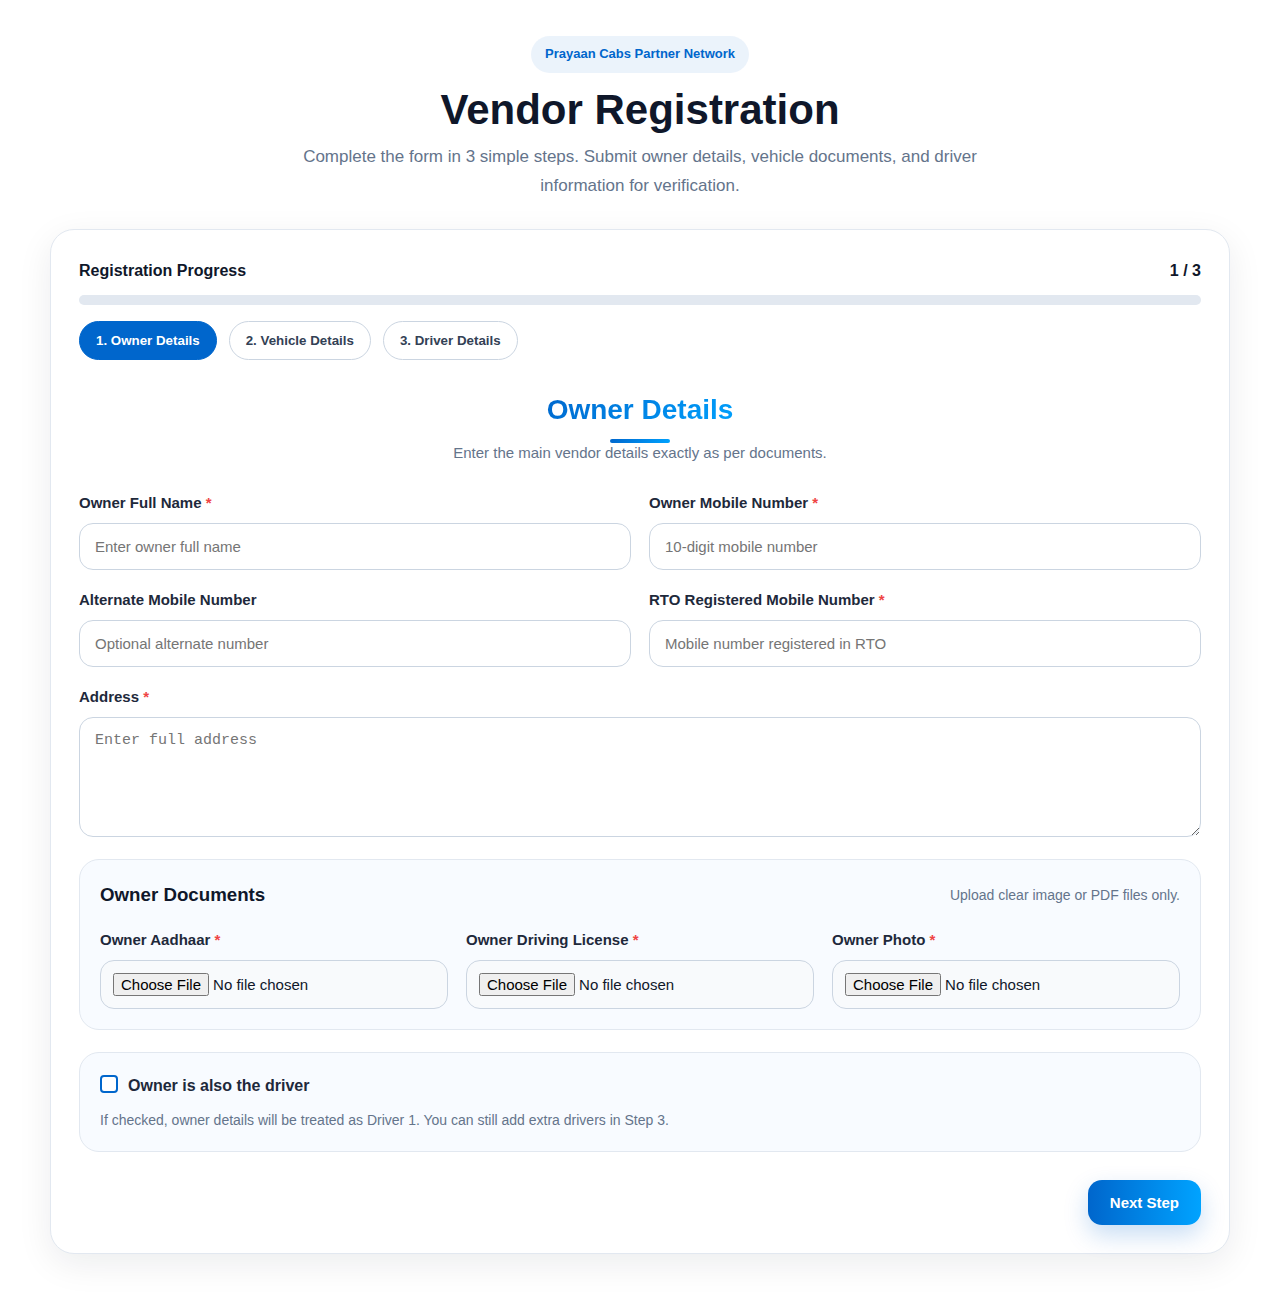
<file: vendor.html>
<!DOCTYPE html>
<html lang="en">
<head>
  <meta charset="UTF-8" />
  <meta name="viewport" content="width=device-width, initial-scale=1.0" />
  <title>Vendor Registration - Prayaan Cabs</title>
  <link rel="stylesheet" href="style.css" />
</head>
<body>
  <main class="page-shell">
    <section class="hero">
      <div class="hero-badge">Prayaan Cabs Partner Network</div>
      <h1>Vendor Registration</h1>
      <p class="hero-text">
        Complete the form in 3 simple steps. Submit owner details, vehicle documents, and driver information for verification.
      </p>
    </section>

    <section class="registration-card">
      <div class="progress-wrap">
        <div class="progress-top">
          <p class="progress-label">Registration Progress</p>
          <p class="progress-count"><span id="currentStepText">1</span> / 3</p>
        </div>

        <div class="progressbar">
          <div class="progressbar-fill" id="progressFill"></div>
        </div>

        <div class="stepper">
          <button type="button" class="step-pill active" data-step="1">1. Owner Details</button>
          <button type="button" class="step-pill" data-step="2">2. Vehicle Details</button>
          <button type="button" class="step-pill" data-step="3">3. Driver Details</button>
        </div>
      </div>

      <form id="vendorForm" class="vendor-form" novalidate>
        <input type="hidden" id="ownerIsDriverValue" name="owner_is_driver_value" value="no" />

        <section class="form-step active" data-step="1">
          <div class="section-header">
            <div>
              <h2>Owner Details</h2>
              <p>Enter the main vendor details exactly as per documents.</p>
            </div>
          </div>

          <div class="form-grid two-col">
            <div class="field-group">
              <label for="ownerName">Owner Full Name <span>*</span></label>
              <input type="text" id="ownerName" name="owner_name" placeholder="Enter owner full name" required />
            </div>

            <div class="field-group">
              <label for="ownerMobile">Owner Mobile Number <span>*</span></label>
              <input type="tel" id="ownerMobile" name="owner_mobile" placeholder="10-digit mobile number" maxlength="10" required />
            </div>

            <div class="field-group">
              <label for="alternateMobile">Alternate Mobile Number</label>
              <input type="tel" id="alternateMobile" name="alternate_mobile" placeholder="Optional alternate number" maxlength="10" />
            </div>

            <div class="field-group">
              <label for="rtoMobile">RTO Registered Mobile Number <span>*</span></label>
              <input type="tel" id="rtoMobile" name="rto_mobile" placeholder="Mobile number registered in RTO" maxlength="10" required />
            </div>

            <div class="field-group full-width">
              <label for="ownerAddress">Address <span>*</span></label>
              <textarea id="ownerAddress" name="owner_address" rows="4" placeholder="Enter full address" required></textarea>
            </div>
          </div>

          <div class="subcard">
            <div class="subcard-head">
              <h3>Owner Documents</h3>
              <p>Upload clear image or PDF files only.</p>
            </div>

            <div class="form-grid three-col">
              <div class="field-group">
                <label for="ownerAadhaar">Owner Aadhaar <span>*</span></label>
                <input type="file" id="ownerAadhaar" name="owner_aadhaar" accept=".jpg,.jpeg,.png,.pdf" />
              </div>

              <div class="field-group">
                <label for="ownerLicense">Owner Driving License <span>*</span></label>
                <input type="file" id="ownerLicense" name="owner_license" accept=".jpg,.jpeg,.png,.pdf" />
              </div>

              <div class="field-group">
                <label for="ownerPhoto">Owner Photo <span>*</span></label>
                <input type="file" id="ownerPhoto" name="owner_photo" accept=".jpg,.jpeg,.png" />
              </div>
            </div>
          </div>

          <div class="owner-driver-box">
            <label class="checkbox-row">
              <input type="checkbox" id="ownerIsDriver" />
              <span>Owner is also the driver</span>
            </label>
            <p class="helper-text">
              If checked, owner details will be treated as Driver 1. You can still add extra drivers in Step 3.
            </p>
          </div>

          <div class="form-actions align-end">
            <button type="button" class="btn btn-primary" onclick="nextStep()">Next Step</button>
          </div>
        </section>

        <section class="form-step" data-step="2">
          <div class="section-header">
            <div>
              <h2>Vehicle Details</h2>
              <p>Add one or more vehicles. Each vehicle gets stored in a separate folder.</p>
            </div>
          </div>

          <div id="vehiclesContainer"></div>

          <div class="inline-actions">
            <button type="button" class="btn btn-secondary" onclick="addVehicleCard()">+ Add Another Vehicle</button>
          </div>

          <div class="form-actions">
            <button type="button" class="btn btn-light" onclick="prevStep()">Previous</button>
            <button type="button" class="btn btn-primary" onclick="nextStep()">Next Step</button>
          </div>
        </section>

        <section class="form-step" data-step="3">
          <div class="section-header">
            <div>
              <h2>Driver Details</h2>
              <p>Add driver details. If owner is also driver, owner details will be saved as Driver 1 and you can still add more drivers below.</p>
            </div>
          </div>

          <div id="ownerDriverNotice" class="info-box hidden">
            Owner details will be used as <strong>Driver 1</strong>. You can still add additional drivers below if needed.
          </div>

          <div id="driversContainer"></div>

          <div class="inline-actions" id="addDriverButtonWrap">
            <button type="button" class="btn btn-secondary" onclick="addDriverCard()">+ Add Another Driver</button>
          </div>

          <div class="declaration-box">
            <label class="checkbox-row">
              <input type="checkbox" id="declaration1" required />
              <span>I confirm that all submitted details and documents are correct.</span>
            </label>
            <label class="checkbox-row">
              <input type="checkbox" id="declaration2" required />
              <span>I agree to be contacted by the Prayaan Cabs verification team.</span>
            </label>
          </div>

          <div class="form-actions">
            <button type="button" class="btn btn-light" onclick="prevStep()">Previous</button>
            <button type="submit" class="btn btn-primary">Submit Registration</button>
          </div>
        </section>
      </form>

      <div id="successMessage" class="success-box hidden">
        <h3>Successfully submitted</h3>
        <p>Our verification team will contact you within 24 hours.</p>
      </div>
    </section>
  </main>

  <script>
    let currentStep = 1;
    let vehicleCount = 0;
    let driverCount = 0;

    const SCRIPT_URL = "https://script.google.com/macros/s/AKfycbzNScIgUDCs3mv3CrBWcYP4Nj47ht3JodiMfg5_rQH9KSn4svkNOzVZweE8lt84aEjpew/exec";

    const stepEls = () => document.querySelectorAll('.form-step');
    const stepPills = () => document.querySelectorAll('.step-pill');

    function updateProgress() {
      const progressFill = document.getElementById('progressFill');
      const currentStepText = document.getElementById('currentStepText');
      const width = ((currentStep - 1) / 2) * 100;

      progressFill.style.width = width + '%';
      currentStepText.textContent = currentStep;

      stepEls().forEach(step => {
        step.classList.toggle('active', Number(step.dataset.step) === currentStep);
      });

      stepPills().forEach(pill => {
        const stepNum = Number(pill.dataset.step);
        pill.classList.toggle('active', stepNum === currentStep);
        pill.classList.toggle('done', stepNum < currentStep);
      });

      window.scrollTo({ top: 0, behavior: 'smooth' });
    }

    function validateStep(stepNumber) {
      const step = document.querySelector('.form-step[data-step="' + stepNumber + '"]');
      const requiredFields = step.querySelectorAll('[required]');

      for (const field of requiredFields) {
        if (field.type === 'checkbox') {
          if (!field.checked) {
            field.focus();
            field.reportValidity();
            return false;
          }
        } else if (!field.value) {
          field.focus();
          field.reportValidity();
          return false;
        }
      }

      return true;
    }

    function nextStep() {
      if (!validateStep(currentStep)) return;
      if (currentStep < 3) {
        currentStep += 1;
        updateProgress();
      }
    }

    function prevStep() {
      if (currentStep > 1) {
        currentStep -= 1;
        updateProgress();
      }
    }

    function removeCard(button) {
      button.closest('.repeat-card').remove();
    }

    function addVehicleCard() {
      vehicleCount += 1;
      const container = document.getElementById('vehiclesContainer');
      const card = document.createElement('div');
      card.className = 'repeat-card';
      card.innerHTML = `
        <div class="repeat-head">
          <h3>Vehicle ${vehicleCount}</h3>
          ${vehicleCount > 1 ? `<button type="button" class="remove-link" onclick="removeCard(this)">Remove</button>` : ''}
        </div>

        <div class="form-grid two-col">
          <div class="field-group">
            <label>Vehicle Number <span>*</span></label>
            <input type="text" name="vehicle_number_${vehicleCount}" placeholder="Enter vehicle number" required />
          </div>

          <div class="field-group">
            <label>Vehicle Category <span>*</span></label>
            <select name="vehicle_category_${vehicleCount}" required>
              <option value="">Select category</option>
              <option>Sedan</option>
              <option>Ertiga</option>
              <option>Xylo</option>
              <option>Innova Crysta</option>
              <option>Hycross</option>
              <option>Fortuner</option>
              <option>Tempo Traveller (12+1)</option>
              <option>Tempo Traveller (14+1)</option>
              <option>Tempo Traveller (18+1)</option>
              <option>Urbania</option>
            </select>
          </div>

          <div class="field-group">
            <label>Insurance Expiry Date <span>*</span></label>
            <input type="date" name="insurance_expiry_${vehicleCount}" required />
          </div>

          <div class="field-group">
            <label>Permit Expiry Date <span>*</span></label>
            <input type="date" name="permit_expiry_${vehicleCount}" required />
          </div>

          <div class="field-group">
            <label>Fitness Expiry Date <span>*</span></label>
            <input type="date" name="fitness_expiry_${vehicleCount}" required />
          </div>
        </div>

        <div class="subcard compact">
          <div class="subcard-head"><h4>Vehicle Documents</h4></div>
          <div class="form-grid two-col">
            <div class="field-group">
              <label>RC</label>
              <input type="file" name="vehicle_rc_${vehicleCount}" accept=".jpg,.jpeg,.png,.pdf" />
            </div>
            <div class="field-group">
              <label>Insurance</label>
              <input type="file" name="vehicle_insurance_${vehicleCount}" accept=".jpg,.jpeg,.png,.pdf" />
            </div>
            <div class="field-group">
              <label>Permit</label>
              <input type="file" name="vehicle_permit_${vehicleCount}" accept=".jpg,.jpeg,.png,.pdf" />
            </div>
            <div class="field-group">
              <label>Fitness</label>
              <input type="file" name="vehicle_fitness_${vehicleCount}" accept=".jpg,.jpeg,.png,.pdf" />
            </div>
          </div>
        </div>

        <div class="subcard compact">
          <div class="subcard-head"><h4>Vehicle Photos</h4></div>
          <div class="form-grid three-col">
            <div class="field-group">
              <label>Front Photo</label>
              <input type="file" name="vehicle_front_${vehicleCount}" accept=".jpg,.jpeg,.png" />
            </div>
            <div class="field-group">
              <label>Back Photo</label>
              <input type="file" name="vehicle_back_${vehicleCount}" accept=".jpg,.jpeg,.png" />
            </div>
            <div class="field-group">
              <label>Side Photo 1</label>
              <input type="file" name="vehicle_side1_${vehicleCount}" accept=".jpg,.jpeg,.png" />
            </div>
            <div class="field-group">
              <label>Side Photo 2</label>
              <input type="file" name="vehicle_side2_${vehicleCount}" accept=".jpg,.jpeg,.png" />
            </div>
            <div class="field-group">
              <label>Interior Photo 1</label>
              <input type="file" name="vehicle_interior1_${vehicleCount}" accept=".jpg,.jpeg,.png" />
            </div>
            <div class="field-group">
              <label>Interior Photo 2</label>
              <input type="file" name="vehicle_interior2_${vehicleCount}" accept=".jpg,.jpeg,.png" />
            </div>
          </div>
        </div>
      `;
      container.appendChild(card);
    }

    function addDriverCard() {
      driverCount += 1;
      const container = document.getElementById('driversContainer');
      const card = document.createElement('div');
      card.className = 'repeat-card';
      card.innerHTML = `
        <div class="repeat-head">
          <h3>Extra Driver ${driverCount}</h3>
          ${driverCount > 1 ? `<button type="button" class="remove-link" onclick="removeCard(this)">Remove</button>` : ''}
        </div>

        <div class="form-grid two-col">
          <div class="field-group">
            <label>Driver Name <span>*</span></label>
            <input type="text" name="driver_name_${driverCount}" placeholder="Enter driver name" required />
          </div>

          <div class="field-group">
            <label>Driver Mobile Number <span>*</span></label>
            <input type="tel" name="driver_mobile_${driverCount}" placeholder="10-digit mobile number" maxlength="10" required />
          </div>

          <div class="field-group">
            <label>License Expiry Date <span>*</span></label>
            <input type="date" name="driver_license_expiry_${driverCount}" required />
          </div>
        </div>

        <div class="form-grid three-col">
          <div class="field-group">
            <label>Driver Aadhaar</label>
            <input type="file" name="driver_aadhaar_${driverCount}" accept=".jpg,.jpeg,.png,.pdf" />
          </div>
          <div class="field-group">
            <label>Driver License</label>
            <input type="file" name="driver_license_${driverCount}" accept=".jpg,.jpeg,.png,.pdf" />
          </div>
          <div class="field-group">
            <label>Driver Photo</label>
            <input type="file" name="driver_photo_${driverCount}" accept=".jpg,.jpeg,.png" />
          </div>
        </div>
      `;
      container.appendChild(card);
    }

    function toggleOwnerDriverMode() {
      const checked = document.getElementById('ownerIsDriver').checked;
      const notice = document.getElementById('ownerDriverNotice');
      const hiddenField = document.getElementById('ownerIsDriverValue');

      hiddenField.value = checked ? 'yes' : 'no';

      if (checked) {
        notice.classList.remove('hidden');
      } else {
        notice.classList.add('hidden');
      }
    }

    async function submitVendorForm(e) {
      e.preventDefault();

      if (!validateStep(3)) return;

      if (!SCRIPT_URL) {
        alert('Apps Script Web App URL is not added yet.');
        return;
      }

      const form = document.getElementById('vendorForm');
      const submitBtn = form.querySelector('button[type="submit"]');
      const successMessage = document.getElementById('successMessage');

      const formData = new FormData(form);
      formData.append('vehicle_count', document.querySelectorAll('#vehiclesContainer .repeat-card').length);
      formData.append('driver_count', document.querySelectorAll('#driversContainer .repeat-card').length);

      submitBtn.disabled = true;
      submitBtn.textContent = 'Submitting...';

      try {
        const response = await fetch(SCRIPT_URL, {
          method: 'POST',
          body: formData
        });

        const text = await response.text();
        let result = {};

        try {
          result = JSON.parse(text);
        } catch (err) {
          throw new Error('Invalid server response: ' + text);
        }

        if (!result.success) {
          throw new Error(result.message || 'Submission failed');
        }

        successMessage.classList.remove('hidden');
        successMessage.innerHTML = `
          <h3>Successfully submitted</h3>
          <p>Our verification team will contact you within 24 hours.</p>
        `;

        form.classList.add('hidden');
        window.scrollTo({ top: 0, behavior: 'smooth' });
      } catch (error) {
        console.error(error);
        alert(error.message || 'Error submitting form. Please try again.');
      } finally {
        submitBtn.disabled = false;
        submitBtn.textContent = 'Submit Registration';
      }
    }

    document.getElementById('ownerIsDriver').addEventListener('change', toggleOwnerDriverMode);

    document.querySelectorAll('.step-pill').forEach(pill => {
      pill.addEventListener('click', () => {
        const targetStep = Number(pill.dataset.step);
        if (targetStep < currentStep) {
          currentStep = targetStep;
          updateProgress();
        }
      });
    });

    document.getElementById('vendorForm').addEventListener('submit', submitVendorForm);

    addVehicleCard();
    addDriverCard();
    updateProgress();
  </script>
</body>
</html>
</file>
<file: style.css>
/* Prayaan Cabs - Enhanced Professional Stylesheet */

/* Enhanced Color Variables */
:root {
    --primary-blue: #0066CC;
    --primary-dark: #004C99;
    --primary-light: #3385D6;
    --accent-blue: #00A3FF;
    --accent-orange: #FF6B35;
    --accent-green: #10B981;
    --white: #FFFFFF;
    --light-gray: #F8FAFC;
    --medium-gray: #E2E8F0;
    --dark-gray: #64748B;
    --text-dark: #1E293B;
    --text-muted: #64748B;
    --success: #10B981;
    --warning: #F59E0B;
    --danger: #EF4444;
    --shadow-sm: 0 1px 3px rgba(0, 102, 204, 0.08);
    --shadow-md: 0 4px 12px rgba(0, 102, 204, 0.12);
    --shadow-lg: 0 10px 40px rgba(0, 102, 204, 0.18);
    --shadow-xl: 0 20px 50px rgba(0, 102, 204, 0.25);
    --gradient-primary: linear-gradient(135deg, #0066CC 0%, #00A3FF 100%);
    --gradient-success: linear-gradient(135deg, #10B981 0%, #059669 100%);
    --gradient-warm: linear-gradient(135deg, #FF6B35 0%, #F59E0B 100%);
}

/* Global Styles */
* {
    margin: 0;
    padding: 0;
    box-sizing: border-box;
}

body {
    font-family: 'Inter', 'Segoe UI', -apple-system, BlinkMacSystemFont, sans-serif;
    color: var(--text-dark);
    line-height: 1.6;
    overflow-x: hidden;
    background-color: var(--white);
}

html {
    scroll-behavior: smooth;
}

/* Smooth Scroll Animation */
@keyframes smoothScroll {
    from { opacity: 0.5; }
    to { opacity: 1; }
}

/* Navigation */
.navbar {
    padding: 1rem 0;
    transition: all 0.4s cubic-bezier(0.4, 0, 0.2, 1);
    background-color: var(--white) !important;
    backdrop-filter: blur(10px);
}

.navbar.scrolled {
    box-shadow: var(--shadow-md);
    padding: 0.5rem 0;
    background-color: rgba(255, 255, 255, 0.98) !important;
}

.brand-logo {
    height: 70px;
    padding-left: 29px;
    transition: transform 0.3s ease;
}

.brand-logo:hover {
    transform: scale(1.05);
}

.navbar-brand {
    font-size: 1.5rem;
    font-weight: 700;
    background: var(--gradient-primary);
    -webkit-background-clip: text;
    -webkit-text-fill-color: transparent;
    background-clip: text;
    display: flex;
    align-items: center;
    gap: 0.5rem;
    transition: all 0.3s ease;
}

.navbar-brand i {
    font-size: 1.8rem;
    color: var(--accent-blue);
    animation: pulse 2s ease-in-out infinite;
}

@keyframes pulse {
    0%, 100% { transform: scale(1); }
    50% { transform: scale(1.1); }
}

.brand-name {
    font-weight: 700;
    color: var(--primary-blue);
    display: inline-block;
    margin: 0;
    vertical-align: middle;
}

.brand-sub {
    color: var(--dark-gray);
    font-weight: 500;
    font-size: 1.2rem;
}

.navbar-nav .nav-link {
    color: var(--text-dark) !important;
    font-weight: 500;
    padding: 0.5rem 1rem !important;
    margin: 0 0.25rem;
    transition: all 0.3s cubic-bezier(0.4, 0, 0.2, 1);
    position: relative;
}

.navbar-nav .nav-link:hover {
    color: var(--primary-blue) !important;
    transform: translateY(-2px);
}

.navbar-nav .nav-link.active {
    color: var(--primary-blue) !important;
}

.navbar-nav .nav-link::after {
    content: '';
    position: absolute;
    bottom: 0;
    left: 50%;
    transform: translateX(-50%) scaleX(0);
    width: 70%;
    height: 3px;
    background: var(--gradient-primary);
    transition: transform 0.3s cubic-bezier(0.4, 0, 0.2, 1);
    border-radius: 2px;
}

.navbar-nav .nav-link:hover::after,
.navbar-nav .nav-link.active::after {
    transform: translateX(-50%) scaleX(1);
}

.btn-vendor {
    background: var(--gradient-primary) !important;
    color: var(--white) !important;
    border-radius: 8px;
    padding: 0.6rem 1.5rem !important;
    transition: all 0.3s cubic-bezier(0.4, 0, 0.2, 1);
    box-shadow: var(--shadow-sm);
    border: none;
}

.btn-vendor:hover {
    transform: translateY(-3px);
    box-shadow: var(--shadow-lg);
}

/* Hero Section */
.hero-section {
    background: linear-gradient(135deg, #F0F9FF 0%, #E0F2FE 50%, #BAE6FD 100%);
    padding: 80px 0;
    position: relative;
    overflow: hidden;
}

.hero-section::before {
    content: '';
    position: absolute;
    top: 0;
    left: 0;
    right: 0;
    bottom: 0;
    background: url('data:image/svg+xml,<svg width="100" height="100" xmlns="http://www.w3.org/2000/svg"><circle cx="50" cy="50" r="2" fill="%230066CC" opacity="0.1"/></svg>');
    animation: float 20s linear infinite;
}

@keyframes float {
    from { transform: translateY(0px); }
    to { transform: translateY(-100px); }
}

.hero-title {
    font-size: 3rem;
    font-weight: 800;
    background: var(--gradient-primary);
    -webkit-background-clip: text;
    -webkit-text-fill-color: transparent;
    background-clip: text;
    margin-bottom: 1.5rem;
    line-height: 1.2;
    animation: fadeInUp 0.8s cubic-bezier(0.4, 0, 0.2, 1);
}

.hero-subtitle {
    font-size: 1.2rem;
    color: var(--text-muted);
    margin-bottom: 2rem;
    line-height: 1.8;
    animation: fadeInUp 1s cubic-bezier(0.4, 0, 0.2, 1);
}

.hero-features {
    display: flex;
    flex-direction: column;
    gap: 1rem;
    margin-bottom: 2rem;
}

.feature-item {
    display: flex;
    align-items: center;
    gap: 0.75rem;
    font-size: 1.1rem;
    color: var(--text-dark);
    animation: fadeInUp 1.2s cubic-bezier(0.4, 0, 0.2, 1);
    transition: all 0.3s ease;
}

.feature-item:hover {
    transform: translateX(10px);
}

.feature-item i {
    color: var(--success);
    font-size: 1.3rem;
    animation: bounce 2s ease-in-out infinite;
}

@keyframes bounce {
    0%, 100% { transform: translateY(0); }
    50% { transform: translateY(-5px); }
}

.hero-image {
    position: relative;
    animation: fadeInRight 1s cubic-bezier(0.4, 0, 0.2, 1);
}

.hero-image img {
    box-shadow: var(--shadow-xl);
    border-radius: 20px;
    transition: transform 0.4s ease;
}

.hero-image:hover img {
    transform: scale(1.02) rotate(1deg);
}

@keyframes fadeInUp {
    from {
        opacity: 0;
        transform: translateY(40px);
    }
    to {
        opacity: 1;
        transform: translateY(0);
    }
}

@keyframes fadeInRight {
    from {
        opacity: 0;
        transform: translateX(60px);
    }
    to {
        opacity: 1;
        transform: translateX(0);
    }
}

/* Enhanced Buttons */
.btn-primary {
    background: var(--gradient-primary);
    border: none;
    padding: 0.875rem 2.5rem;
    font-weight: 600;
    border-radius: 10px;
    transition: all 0.3s cubic-bezier(0.4, 0, 0.2, 1);
    box-shadow: var(--shadow-md);
    color: var(--white);
    position: relative;
    overflow: hidden;
}

.btn-primary::before {
    content: '';
    position: absolute;
    top: 50%;
    left: 50%;
    width: 0;
    height: 0;
    border-radius: 50%;
    background: rgba(255, 255, 255, 0.3);
    transform: translate(-50%, -50%);
    transition: width 0.6s, height 0.6s;
}

.btn-primary:hover::before {
    width: 300px;
    height: 300px;
}

.btn-primary:hover {
    transform: translateY(-3px);
    box-shadow: var(--shadow-xl);
}

/* Section Headers */
.section-header {
    margin-bottom: 3rem;
    text-align: center;
}

.section-header h2 {
    font-size: 2.5rem;
    font-weight: 800;
    background: var(--gradient-primary);
    -webkit-background-clip: text;
    -webkit-text-fill-color: transparent;
    background-clip: text;
    margin-bottom: 1rem;
    position: relative;
    display: inline-block;
}

.section-header h2::after {
    content: '';
    position: absolute;
    bottom: -10px;
    left: 50%;
    transform: translateX(-50%);
    width: 60px;
    height: 4px;
    background: var(--gradient-primary);
    border-radius: 2px;
}

.section-header p {
    font-size: 1.1rem;
    color: var(--text-muted);
}

/* Booking Section */
.booking-section {
    padding: 80px 0;
    background: var(--white);
}

.booking-form-card {
    background: var(--white);
    padding: 2.5rem;
    border-radius: 20px;
    box-shadow: var(--shadow-xl);
    border: 2px solid var(--medium-gray);
    transition: all 0.3s ease;
}

.booking-form-card:hover {
    box-shadow: var(--shadow-xl);
    border-color: var(--primary-light);
}

.trip-type-selector-horizontal {
    display: flex;
    gap: 10px;
    margin-bottom: 2rem;
    justify-content: space-between;
    background: var(--light-gray);
    padding: 8px;
    border-radius: 15px;
}

.trip-type-btn-horizontal {
    flex: 1;
    padding: 15px 10px;
    border: 2px solid transparent;
    background: white;
    border-radius: 12px;
    cursor: pointer;
    transition: all 0.3s cubic-bezier(0.4, 0, 0.2, 1);
    text-align: center;
    display: flex;
    flex-direction: column;
    align-items: center;
    gap: 6px;
}

.trip-type-btn-horizontal:hover {
    transform: translateY(-5px) scale(1.05);
    box-shadow: var(--shadow-md);
    background: linear-gradient(135deg, #F0F9FF 0%, #E0F2FE 100%);
}

.trip-type-btn-horizontal.active {
    border-color: var(--primary-blue);
    background: var(--gradient-primary);
    color: white;
    box-shadow: var(--shadow-lg);
    transform: scale(1.05);
}

.trip-type-btn-horizontal i {
    font-size: 1.8rem;
    display: block;
    transition: transform 0.3s ease;
}

.trip-type-btn-horizontal:hover i {
    transform: scale(1.2) rotate(5deg);
}

.trip-type-btn-horizontal span {
    font-size: 0.9rem;
    font-weight: 600;
    display: block;
}

/* Form Controls */
.form-label {
    font-weight: 600;
    color: var(--text-dark);
    margin-bottom: 0.5rem;
    font-size: 0.95rem;
}

.form-label i {
    color: var(--primary-blue);
    margin-right: 5px;
}

.form-control,
.form-select {
    padding: 0.875rem;
    border: 2px solid var(--medium-gray);
    border-radius: 10px;
    font-size: 1rem;
    transition: all 0.3s cubic-bezier(0.4, 0, 0.2, 1);
    background-color: var(--white);
}

.form-control:focus,
.form-select:focus {
    border-color: var(--primary-blue);
    box-shadow: 0 0 0 4px rgba(0, 102, 204, 0.1);
    transform: translateY(-2px);
}

/* Vehicle Tariff Cards */
.vehicle-tariff-section {
    background: linear-gradient(135deg, #F8FAFC 0%, #F1F5F9 100%);
    padding: 30px;
    border-radius: 20px;
    margin-top: 30px;
    border: 2px solid var(--medium-gray);
    animation: slideIn 0.5s ease;
}

@keyframes slideIn {
    from {
        opacity: 0;
        transform: translateY(20px);
    }
    to {
        opacity: 1;
        transform: translateY(0);
    }
}

.vehicle-tariff-grid {
    display: grid;
    grid-template-columns: repeat(auto-fit, minmax(180px, 1fr));
    gap: 20px;
    margin-bottom: 20px;
}

.vehicle-tariff-card {
    position: relative;
    cursor: pointer;
    transition: all 0.3s cubic-bezier(0.4, 0, 0.2, 1);
}

.vehicle-tariff-card input[type="radio"] {
    position: absolute;
    opacity: 0;
    pointer-events: none;
}

.vehicle-tariff-card label {
    display: flex;
    flex-direction: column;
    align-items: center;
    cursor: pointer;
    padding: 25px 15px;
    border: 3px solid var(--medium-gray);
    border-radius: 20px;
    background: white;
    transition: all 0.3s cubic-bezier(0.4, 0, 0.2, 1);
    height: 100%;
    min-height: 260px;
}

.vehicle-tariff-card:hover label {
    border-color: var(--accent-blue);
    transform: translateY(-8px) scale(1.02);
    box-shadow: var(--shadow-lg);
}

.vehicle-tariff-card.selected label {
    border-color: var(--primary-blue);
    background: linear-gradient(135deg, #DBEAFE 0%, #BFDBFE 100%);
    box-shadow: 0 10px 40px rgba(0, 102, 204, 0.3);
    transform: scale(1.05);
}

.vehicle-icon-circle-horizontal {
    width: 80px;
    height: 80px;
    border-radius: 50%;
    background: linear-gradient(135deg, var(--light-gray) 0%, var(--medium-gray) 100%);
    display: flex;
    align-items: center;
    justify-content: center;
    margin-bottom: 15px;
    transition: all 0.4s cubic-bezier(0.4, 0, 0.2, 1);
    overflow: hidden;
    position: relative;
}

.vehicle-tariff-card.selected .vehicle-icon-circle-horizontal {
    background: var(--gradient-primary);
    animation: rotate 3s linear infinite;
}

@keyframes rotate {
    from { transform: rotate(0deg); }
    to { transform: rotate(360deg); }
}

.vehicle-icon-circle-horizontal i {
    font-size: 2.5rem;
    color: var(--primary-blue);
    transition: all 0.3s ease;
}

.vehicle-tariff-card.selected .vehicle-icon-circle-horizontal i {
    color: white;
    animation: bounce 1s ease infinite;
}

.vehicle-name-horizontal {
    font-size: 1rem;
    font-weight: 700;
    color: var(--text-dark);
    margin-bottom: 8px;
    text-align: center;
}

.vehicle-category {
    font-size: 0.8rem;
    color: var(--text-muted);
    margin-bottom: 10px;
}

.tariff-price {
    font-size: 2rem;
    font-weight: 800;
    background: var(--gradient-warm);
    -webkit-background-clip: text;
    -webkit-text-fill-color: transparent;
    background-clip: text;
    text-align: center;
    margin: 15px 0;
}

.vehicle-tariff-card.selected .tariff-price {
    animation: pulse 1.5s ease-in-out infinite;
}

.tariff-details {
    width: 100%;
    text-align: center;
    font-size: 0.85rem;
    color: var(--text-muted);
    line-height: 1.8;
}

/* Price Summary */
.price-summary {
    background: linear-gradient(135deg, #F0F9FF 0%, #E0F2FE 100%);
    padding: 25px;
    border-radius: 20px;
    margin-top: 30px;
    border: 2px solid #BAE6FD;
    animation: slideIn 0.5s ease;
}

.price-row {
    display: flex;
    justify-content: space-between;
    padding: 12px 0;
    border-bottom: 1px dashed #CBD5E1;
    transition: all 0.3s ease;
}

.price-row:hover {
    background: rgba(0, 102, 204, 0.05);
    padding-left: 10px;
    padding-right: 10px;
    border-radius: 8px;
}

.price-row:last-child {
    border-bottom: none;
    font-size: 1.5rem;
    font-weight: 800;
    background: var(--gradient-primary);
    -webkit-background-clip: text;
    -webkit-text-fill-color: transparent;
    background-clip: text;
    padding-top: 20px;
    margin-top: 15px;
    border-top: 3px solid var(--primary-blue);
}

/* Submit Button */
.submit-btn {
    background: var(--gradient-success);
    color: white;
    border: none;
    padding: 20px 40px;
    border-radius: 15px;
    font-size: 1.3rem;
    font-weight: 700;
    cursor: pointer;
    width: 100%;
    transition: all 0.3s cubic-bezier(0.4, 0, 0.2, 1);
    margin-top: 25px;
    box-shadow: var(--shadow-md);
    position: relative;
    overflow: hidden;
}

.submit-btn::before {
    content: '';
    position: absolute;
    top: 50%;
    left: 50%;
    width: 0;
    height: 0;
    border-radius: 50%;
    background: rgba(255, 255, 255, 0.3);
    transform: translate(-50%, -50%);
    transition: width 0.6s, height 0.6s;
}

.submit-btn:hover::before {
    width: 400px;
    height: 400px;
}

.submit-btn:hover {
    transform: translateY(-5px);
    box-shadow: var(--shadow-xl);
}

/* Feature Boxes */
.feature-box {
    background: var(--white);
    padding: 2.5rem;
    border-radius: 20px;
    text-align: center;
    transition: all 0.4s cubic-bezier(0.4, 0, 0.2, 1);
    box-shadow: var(--shadow-sm);
    height: 100%;
    border: 2px solid var(--medium-gray);
    position: relative;
    overflow: hidden;
}

.feature-box::before {
    content: '';
    position: absolute;
    top: -50%;
    left: -50%;
    width: 200%;
    height: 200%;
    background: radial-gradient(circle, rgba(0, 102, 204, 0.1) 0%, transparent 70%);
    opacity: 0;
    transition: opacity 0.4s ease;
}

.feature-box:hover::before {
    opacity: 1;
}

.feature-box:hover {
    transform: translateY(-12px);
    box-shadow: var(--shadow-xl);
    border-color: var(--primary-blue);
}

.icon-box {
    width: 90px;
    height: 90px;
    background: var(--gradient-primary);
    border-radius: 50%;
    display: flex;
    align-items: center;
    justify-content: center;
    margin: 0 auto 1.5rem;
    transition: all 0.4s cubic-bezier(0.4, 0, 0.2, 1);
    box-shadow: var(--shadow-md);
}

.feature-box:hover .icon-box {
    transform: scale(1.15) rotate(10deg);
    box-shadow: var(--shadow-lg);
}

.icon-box i {
    font-size: 2.5rem;
    color: var(--white);
}

/* Alerts & Notifications */
.alert-info {
    background: linear-gradient(135deg, #DBEAFE 0%, #BFDBFE 100%);
    border: 2px solid #60A5FA;
    color: #1E40AF;
    padding: 18px 20px;
    border-radius: 15px;
    margin-bottom: 25px;
    animation: slideIn 0.5s ease;
}

.extra-charges-note {
    background: linear-gradient(135deg, #FEF3C7 0%, #FDE68A 100%);
    border: 2px solid #FCD34D;
    color: #92400E;
    padding: 15px 20px;
    border-radius: 15px;
    margin-top: 20px;
    font-size: 0.95rem;
    text-align: center;
    animation: slideIn 0.5s ease;
}

/* Loading Spinner */
.loading-spinner {
    display: none;
    text-align: center;
    padding: 30px;
}

.loading-spinner.active {
    display: block;
    animation: fadeIn 0.3s ease;
}

@keyframes fadeIn {
    from { opacity: 0; }
    to { opacity: 1; }
}

/* Mobile Responsive - iPhone SE (375px) and smaller */
@media (max-width: 390px) {
    /* Typography */
    .hero-title {
        font-size: 1.75rem !important;
        line-height: 1.3;
    }

    .hero-subtitle {
        font-size: 0.9rem !important;
    }

    .section-header h2 {
        font-size: 1.5rem !important;
    }

    /* Navbar */
    .brand-logo {
        height: 50px !important;
        padding-left: 10px !important;
    }

    .navbar-brand {
        font-size: 1rem !important;
    }

    .brand-sub {
        font-size: 0.85rem !important;
    }

    /* Booking Form */
    .booking-form-card {
        padding: 1rem !important;
        border-radius: 15px !important;
    }

    .trip-type-selector-horizontal {
        gap: 6px !important;
        padding: 6px !important;
    }

    .trip-type-btn-horizontal {
        padding: 10px 6px !important;
        border-radius: 10px !important;
    }

    .trip-type-btn-horizontal i {
        font-size: 1.3rem !important;
    }

    .trip-type-btn-horizontal span {
        font-size: 0.7rem !important;
    }

    /* Form Controls */
    .form-label {
        font-size: 0.8rem !important;
        margin-bottom: 0.4rem !important;
    }

    .form-control,
    .form-select {
        padding: 0.65rem !important;
        font-size: 0.85rem !important;
        border-radius: 8px !important;
    }

    /* Vehicle Cards */
    .vehicle-tariff-grid {
        grid-template-columns: repeat(2, 1fr) !important;
        gap: 10px !important;
    }

    .vehicle-tariff-card label {
        padding: 15px 10px !important;
        min-height: 200px !important;
        border-radius: 15px !important;
    }

    .vehicle-icon-circle-horizontal {
        width: 60px !important;
        height: 60px !important;
    }

    .vehicle-icon-circle-horizontal i {
        font-size: 1.8rem !important;
    }

    .vehicle-name-horizontal {
        font-size: 0.8rem !important;
    }

    .vehicle-category {
        font-size: 0.7rem !important;
    }

    .tariff-price {
        font-size: 1.4rem !important;
    }

    .tariff-details {
        font-size: 0.7rem !important;
    }

    /* Price Summary */
    .price-summary {
        padding: 15px !important;
        border-radius: 15px !important;
    }

    .price-row {
        font-size: 0.85rem !important;
        padding: 8px 0 !important;
    }

    .price-row:last-child {
        font-size: 1.2rem !important;
    }

    /* Buttons */
    .submit-btn {
        padding: 15px 30px !important;
        font-size: 1rem !important;
        border-radius: 12px !important;
    }

    .add-stop-btn {
        padding: 8px 15px !important;
        font-size: 0.8rem !important;
    }

    /* Sections */
    .hero-section,
    .booking-section,
    .why-choose-section,
    .services-section {
        padding: 40px 0 !important;
    }

    .feature-box,
    .service-card {
        padding: 1.5rem !important;
    }

    .icon-box {
        width: 60px !important;
        height: 60px !important;
    }

    .icon-box i {
        font-size: 1.8rem !important;
    }
}

/* Tablets (768px and below) */
@media (max-width: 768px) {
    .hero-title {
        font-size: 2rem;
    }

    .section-header h2 {
        font-size: 1.75rem;
    }

    .vehicle-tariff-grid {
        grid-template-columns: repeat(2, 1fr);
        gap: 15px;
    }

    .booking-form-card {
        padding: 1.5rem;
    }
}

/* Large screens */
@media (min-width: 1200px) {
    .container {
        max-width: 1140px;
    }

    .hero-title {
        font-size: 3.5rem;
    }

    .vehicle-tariff-grid {
        grid-template-columns: repeat(4, 1fr);
    }
}

/* Extra smooth animations for all interactions */
* {
    -webkit-tap-highlight-color: transparent;
}

button, a, input, select, textarea {
    -webkit-appearance: none;
    -moz-appearance: none;
    appearance: none;
}

/* Smooth transitions for form interactions */
.form-control:hover,
.form-select:hover {
    border-color: var(--primary-light);
}

/* Add ripple effect to buttons */
@keyframes ripple {
    to {
        transform: scale(4);
        opacity: 0;
    }
}

/* Service Cards */
.services-section {
    padding: 80px 0;
    background: linear-gradient(135deg, #FFFFFF 0%, #F8FAFC 100%);
}

.service-card {
    background: var(--white);
    padding: 2.5rem;
    border-radius: 20px;
    transition: all 0.4s cubic-bezier(0.4, 0, 0.2, 1);
    box-shadow: var(--shadow-sm);
    height: 100%;
    border: 2px solid var(--medium-gray);
    text-align: center;
    position: relative;
    overflow: hidden;
}

.service-card::before {
    content: '';
    position: absolute;
    top: 0;
    left: -100%;
    width: 100%;
    height: 100%;
    background: linear-gradient(90deg, transparent, rgba(0, 102, 204, 0.1), transparent);
    transition: left 0.5s ease;
}

.service-card:hover::before {
    left: 100%;
}

.service-card:hover {
    transform: translateY(-10px);
    box-shadow: var(--shadow-xl);
    border-color: var(--primary-blue);
}

.service-icon {
    width: 80px;
    height: 80px;
    background: var(--light-gray);
    border-radius: 20px;
    display: flex;
    align-items: center;
    justify-content: center;
    margin: 0 auto 1.5rem;
    transition: all 0.4s cubic-bezier(0.4, 0, 0.2, 1);
}

.service-card:hover .service-icon {
    background: var(--gradient-primary);
    transform: scale(1.1) rotate(-5deg);
}

.service-icon i {
    font-size: 2.5rem;
    color: var(--primary-blue);
    transition: all 0.3s ease;
}

.service-card:hover .service-icon i {
    color: var(--white);
}

.service-card h3 {
    font-size: 1.5rem;
    font-weight: 700;
    color: var(--primary-blue);
    margin-bottom: 1rem;
}

.service-card p {
    color: var(--text-muted);
    font-size: 0.95rem;
    line-height: 1.7;
}

/* Destinations Section */
.destinations-section {
    padding: 80px 0;
    background: linear-gradient(135deg, #F0F9FF 0%, #E0F2FE 100%);
}

.destination-card {
    background: var(--white);
    border-radius: 20px;
    overflow: hidden;
    box-shadow: var(--shadow-md);
    transition: all 0.4s cubic-bezier(0.4, 0, 0.2, 1);
    height: 100%;
}

.destination-card:hover {
    transform: translateY(-12px);
    box-shadow: var(--shadow-xl);
}

.destination-image {
    position: relative;
    overflow: hidden;
    height: 280px;
}

.destination-image img {
    width: 100%;
    height: 100%;
    object-fit: cover;
    transition: transform 0.6s cubic-bezier(0.4, 0, 0.2, 1);
}

.destination-card:hover .destination-image img {
    transform: scale(1.15) rotate(2deg);
}

.destination-overlay {
    position: absolute;
    bottom: 0;
    left: 0;
    right: 0;
    background: linear-gradient(to top, rgba(0, 0, 0, 0.9), transparent);
    padding: 2rem;
}

.destination-overlay h3 {
    color: var(--white);
    font-size: 2rem;
    font-weight: 800;
    margin: 0;
    text-shadow: 2px 2px 4px rgba(0, 0, 0, 0.5);
}

.destination-content {
    padding: 2rem;
}

.destination-content h4 {
    font-size: 1.5rem;
    font-weight: 700;
    color: var(--primary-blue);
    margin-bottom: 1rem;
}

.destination-content p {
    color: var(--text-muted);
    line-height: 1.8;
    margin-bottom: 1rem;
}

.destination-places {
    display: flex;
    flex-wrap: wrap;
    gap: 0.75rem;
    margin: 1rem 0;
}

.place-tag {
    background: var(--light-gray);
    color: var(--primary-blue);
    padding: 0.5rem 1.2rem;
    border-radius: 25px;
    font-size: 0.9rem;
    font-weight: 600;
    border: 2px solid var(--medium-gray);
    transition: all 0.3s cubic-bezier(0.4, 0, 0.2, 1);
}

.place-tag:hover {
    background: var(--gradient-primary);
    color: var(--white);
    transform: translateY(-3px);
    border-color: var(--primary-blue);
    box-shadow: var(--shadow-md);
}

/* About Section */
.about-section {
    padding: 80px 0;
    background: var(--white);
}

.about-image img {
    box-shadow: var(--shadow-xl);
    border-radius: 20px;
    transition: transform 0.4s ease;
}

.about-image:hover img {
    transform: scale(1.02);
}

.about-content h2 {
    font-size: 2.5rem;
    font-weight: 800;
    background: var(--gradient-primary);
    -webkit-background-clip: text;
    -webkit-text-fill-color: transparent;
    background-clip: text;
    margin-bottom: 1.5rem;
}

.about-stats {
    display: flex;
    gap: 3rem;
    margin-top: 2rem;
}

.stat-item {
    text-align: center;
    transition: transform 0.3s ease;
}

.stat-item:hover {
    transform: translateY(-5px);
}

.stat-item h3 {
    font-size: 3rem;
    font-weight: 900;
    background: var(--gradient-primary);
    -webkit-background-clip: text;
    -webkit-text-fill-color: transparent;
    background-clip: text;
    margin-bottom: 0.5rem;
}

/* Footer */
.footer {
    background: linear-gradient(135deg, #1E293B 0%, #0F172A 100%);
    color: var(--white);
    padding: 3rem 0 1rem;
    position: relative;
    overflow: hidden;
}

.footer::before {
    content: '';
    position: absolute;
    top: 0;
    left: 0;
    right: 0;
    height: 4px;
    background: var(--gradient-primary);
}

.footer h5 {
    font-size: 1.3rem;
    font-weight: 700;
    margin-bottom: 1.5rem;
    color: var(--white);
}

.social-links {
    display: flex;
    gap: 1rem;
    margin-top: 1rem;
}

.social-links a {
    width: 45px;
    height: 45px;
    background: rgba(255, 255, 255, 0.1);
    border-radius: 50%;
    display: flex;
    align-items: center;
    justify-content: center;
    color: var(--white);
    font-size: 1.3rem;
    transition: all 0.3s cubic-bezier(0.4, 0, 0.2, 1);
    border: 2px solid transparent;
}

.social-links a:hover {
    background: var(--gradient-primary);
    transform: translateY(-5px) rotate(5deg);
    box-shadow: var(--shadow-lg);
    border-color: var(--accent-blue);
}

.footer-links a {
    color: rgba(255, 255, 255, 0.8);
    text-decoration: none;
    transition: all 0.3s ease;
    display: inline-block;
}

.footer-links a:hover {
    color: var(--accent-blue);
    padding-left: 0.75rem;
    transform: translateX(5px);
}

/* Intermediate Stops */
.intermediate-stop {
    background: linear-gradient(135deg, #F8FAFC 0%, #F1F5F9 100%);
    padding: 20px;
    border-radius: 15px;
    margin-bottom: 20px;
    position: relative;
    border: 2px solid var(--medium-gray);
    animation: slideIn 0.3s ease;
}

.remove-stop-btn {
    background: var(--gradient-warm);
    color: white;
    border: none;
    padding: 10px 18px;
    border-radius: 10px;
    cursor: pointer;
    font-size: 0.9rem;
    transition: all 0.3s cubic-bezier(0.4, 0, 0.2, 1);
    box-shadow: var(--shadow-sm);
}

.remove-stop-btn:hover {
    transform: translateY(-3px) scale(1.05);
    box-shadow: var(--shadow-md);
}

.add-stop-btn {
    background: var(--gradient-success);
    color: white;
    border: none;
    padding: 12px 24px;
    border-radius: 12px;
    cursor: pointer;
    transition: all 0.3s cubic-bezier(0.4, 0, 0.2, 1);
    box-shadow: var(--shadow-sm);
    font-weight: 600;
}

.add-stop-btn:hover {
    transform: translateY(-3px);
    box-shadow: var(--shadow-md);
}

/* Local Package Selector */
.local-package-selector {
    display: flex;
    gap: 15px;
    justify-content: center;
    margin-bottom: 2rem;
}

.package-option {
    flex: 1;
    max-width: 250px;
    padding: 25px;
    border: 3px solid var(--medium-gray);
    background: white;
    border-radius: 20px;
    cursor: pointer;
    transition: all 0.3s cubic-bezier(0.4, 0, 0.2, 1);
    text-align: center;
}

.package-option:hover {
    transform: translateY(-5px) scale(1.05);
    box-shadow: var(--shadow-lg);
}

.package-option.active {
    border-color: var(--primary-blue);
    background: linear-gradient(135deg, #F0F9FF 0%, #E0F2FE 100%);
    box-shadow: var(--shadow-xl);
    transform: scale(1.05);
}

.package-header {
    font-size: 1.3rem;
    font-weight: 800;
    background: var(--gradient-primary);
    -webkit-background-clip: text;
    -webkit-text-fill-color: transparent;
    background-clip: text;
    margin-bottom: 10px;
}

.package-detail {
    font-size: 1rem;
    color: var(--text-muted);
    font-weight: 600;
}

/* Modal Enhancements */
.modal-header {
    background: var(--gradient-primary);
    color: var(--white);
    border-radius: 15px 15px 0 0;
}

.modal-content {
    border-radius: 20px;
    border: none;
    box-shadow: var(--shadow-xl);
}

/* Utility Classes */
.text-gradient {
    background: var(--gradient-primary);
    -webkit-background-clip: text;
    -webkit-text-fill-color: transparent;
    background-clip: text;
}

/* Scroll to Top Button (if you add one) */
.scroll-top {
    position: fixed;
    bottom: 30px;
    right: 30px;
    width: 50px;
    height: 50px;
    background: var(--gradient-primary);
    color: white;
    border: none;
    border-radius: 50%;
    cursor: pointer;
    transition: all 0.3s cubic-bezier(0.4, 0, 0.2, 1);
    box-shadow: var(--shadow-lg);
    z-index: 1000;
    display: none;
}

.scroll-top.show {
    display: flex;
    align-items: center;
    justify-content: center;
    animation: fadeIn 0.3s ease;
}

.scroll-top:hover {
    transform: translateY(-5px);
    box-shadow: var(--shadow-xl);
}

/* Extra Small Devices - iPhone SE (375px) */
@media (max-width: 375px) {
    .container {
        padding-left: 12px !important;
        padding-right: 12px !important;
    }

    .row {
        margin-left: -6px !important;
        margin-right: -6px !important;
    }

    .col, [class*="col-"] {
        padding-left: 6px !important;
        padding-right: 6px !important;
    }

    .booking-form-card {
        padding: 0.875rem !important;
        margin: 0 -6px !important;
    }

    .vehicle-tariff-section {
        padding: 15px !important;
    }

    .price-summary {
        padding: 12px !important;
        margin-top: 20px !important;
    }

    .alert-info,
    .extra-charges-note {
        padding: 10px 12px !important;
        font-size: 0.8rem !important;
    }

    .local-package-selector {
        flex-direction: column !important;
        gap: 10px !important;
    }

    .package-option {
        max-width: 100% !important;
        padding: 15px !important;
    }

    .destination-image {
        height: 200px !important;
    }

    .about-stats {
        flex-direction: column !important;
        gap: 1.5rem !important;
    }
}

/* Landscape Mode for Small Devices */
@media (max-width: 768px) and (orientation: landscape) {
    .hero-section {
        padding: 40px 0 !important;
    }

    .hero-title {
        font-size: 1.8rem !important;
    }

    .vehicle-tariff-grid {
        grid-template-columns: repeat(3, 1fr) !important;
    }
}

/* Dark mode support (optional) */
@media (prefers-color-scheme: dark) {
    /* Add dark mode styles if needed */
}

/* Print Styles */
@media print {
    .navbar,
    .footer,
    .scroll-top {
        display: none !important;
    }

    .booking-form-card {
        box-shadow: none !important;
        border: 1px solid #ccc !important;
    }
}

/* Accessibility Improvements */
.visually-hidden {
    position: absolute;
    width: 1px;
    height: 1px;
    padding: 0;
    margin: -1px;
    overflow: hidden;
    clip: rect(0, 0, 0, 0);
    white-space: nowrap;
    border: 0;
}

/* Focus Styles for Better Accessibility */
a:focus,
button:focus,
input:focus,
select:focus,
textarea:focus {
    outline: 3px solid var(--accent-blue);
    outline-offset: 2px;
}

/* Reduced Motion for Users Who Prefer It */
@media (prefers-reduced-motion: reduce) {
    *,
    *::before,
    *::after {
        animation-duration: 0.01ms !important;
        animation-iteration-count: 1 !important;
        transition-duration: 0.01ms !important;
    }
}
/* Add ups */

/* ===== Premium Blue Animated Background (Floating Lines + Boxes) ===== */
.booking-section {
  position: relative;
  overflow: hidden;
  background: linear-gradient(135deg, #002b5b 0%, #007bff 100%);
}

/* Floating glowing boxes */
.booking-section::before {
  content: "";
  position: absolute;
  top: -50%;
  left: -50%;
  width: 200%;
  height: 200%;
  background-image:
    radial-gradient(rgba(255,255,255,0.2) 2px, transparent 2px),
    radial-gradient(rgba(255,255,255,0.15) 2px, transparent 2px),
    radial-gradient(rgba(255,255,255,0.1) 2px, transparent 2px);
  background-size: 120px 120px, 180px 180px, 240px 240px;
  animation: floatBoxes 35s linear infinite;
  opacity: 0.6;
  z-index: 0;
}

/* Moving diagonal light lines */
.booking-section::after {
  content: "";
  position: absolute;
  inset: 0;
  background: repeating-linear-gradient(
    45deg,
    rgba(255,255,255,0.08),
    rgba(255,255,255,0.08) 1px,
    transparent 1px,
    transparent 20px
  );
  animation: moveLines 50s linear infinite;
  opacity: 0.25;
  z-index: 0;
}

@keyframes floatBoxes {
  0% { transform: translate(0, 0) rotate(0deg); }
  100% { transform: translate(120px, 120px) rotate(360deg); }
}

@keyframes moveLines {
  0% { background-position: 0 0; }
  100% { background-position: 600px 600px; }
}

/* Keep form content above background */
.booking-section .container {
  position: relative;
  z-index: 2;
}
#onewayCheckBtn, #roundtripCheckBtn, #localCheckBtn {
  min-width: 180px;
  font-weight: 600;
}

.floating-contact {
  position: fixed !important;
  bottom: 40px !important;
  right: 20px !important;
  z-index: 999999 !important;
  display: flex !important;
  flex-direction: column !important;
  gap: 10px !important;
}

.floating-contact .btn {
  width: 55px !important;
  height: 55px !important;
  min-width: 55px !important;
  max-width: 55px !important;
  display: inline-flex !important;
  align-items: center !important;
  justify-content: center !important;
  padding: 0 !important;
  font-size: 22px !important;
  border-radius: 50% !important;
}

#finalProceedBtn {
    display: none !important;
    visibility: hidden !important;
    pointer-events: none !important;
    opacity: 0 !important;
    height: 0 !important;
    margin: 0 !important;
    padding: 0 !important;
}
#bookingPreviewSection {
    min-height: 100vh;
}


#payOnlineBtn {
    background: #ff7300 !important;
    border-color: #ff7300 !important;
    color: white !important;
    font-weight: 600;
}
#payOnlineBtn:hover {
    background: #e06600 !important;
    border-color: #e06600 !important;
}
#payNowBtn {
    background: linear-gradient(90deg, #0056d6, #00a6ff) !important;
    color: white !important;
    border: none !important;
    font-weight: 700;
}
#payNowBtn:hover {
    background: linear-gradient(90deg, #0047b1, #008bdb) !important;
}
/* ===== STOP VEHICLE SPINNING COMPLETELY ===== */
.vehicle-icon-circle-horizontal,
.vehicle-tariff-card:hover .vehicle-icon-circle-horizontal,
.vehicle-tariff-card.selected .vehicle-icon-circle-horizontal {
    animation: none !important;
    transform: none !important;
}

@keyframes rotate {
    from { transform: none !important; }
    to { transform: none !important; }
}
/* ===== Vendor Registration Page ===== */

.page-shell {
  width: min(1180px, calc(100% - 32px));
  margin: 36px auto 60px;
}

.hero {
  text-align: center;
  margin-bottom: 28px;
}

.hero-badge {
  display: inline-block;
  padding: 8px 14px;
  border-radius: 999px;
  background: rgba(0, 102, 204, 0.08);
  color: #0066cc;
  font-weight: 700;
  font-size: 13px;
  margin-bottom: 14px;
}

.hero h1 {
  margin: 0 0 10px;
  font-size: 42px;
  line-height: 1.1;
  color: #0f172a;
}

.hero-text {
  margin: 0 auto;
  max-width: 760px;
  font-size: 17px;
  line-height: 1.7;
  color: #64748b;
}

.registration-card {
  background: #ffffff;
  border: 1px solid #e2e8f0;
  border-radius: 24px;
  padding: 28px;
  box-shadow: 0 10px 35px rgba(15, 23, 42, 0.08);
}

.progress-wrap {
  margin-bottom: 28px;
}

.progress-top {
  display: flex;
  justify-content: space-between;
  align-items: center;
  gap: 12px;
  margin-bottom: 12px;
}

.progress-label,
.progress-count {
  margin: 0;
  font-weight: 700;
  color: #0f172a;
}

.progressbar {
  width: 100%;
  height: 10px;
  background: #e2e8f0;
  border-radius: 999px;
  overflow: hidden;
  margin-bottom: 16px;
}

.progressbar-fill {
  width: 0;
  height: 100%;
  background: linear-gradient(90deg, #0066cc 0%, #00a3ff 100%);
  border-radius: 999px;
  transition: width 0.3s ease;
}

.stepper {
  display: flex;
  gap: 12px;
  flex-wrap: wrap;
}

.step-pill {
  border: 1px solid #cbd5e1;
  background: #ffffff;
  color: #334155;
  padding: 11px 16px;
  border-radius: 999px;
  font-weight: 700;
  cursor: pointer;
  transition: 0.25s ease;
}

.step-pill.active {
  background: #0066cc;
  border-color: #0066cc;
  color: #ffffff;
}

.step-pill.done {
  background: #e0f2fe;
  border-color: #7dd3fc;
  color: #0369a1;
}

.vendor-form {
  margin-top: 10px;
}

.form-step {
  display: none;
}

.form-step.active {
  display: block;
}

.section-header {
  text-align: center;
  margin-bottom: 26px;
}

.section-header h2 {
  margin: 0 0 8px;
  font-size: 28px;
  color: #0f172a;
}

.section-header p {
  margin: 0;
  color: #64748b;
  font-size: 15px;
}

.form-grid {
  display: grid;
  gap: 18px;
}

.form-grid.two-col {
  grid-template-columns: repeat(2, minmax(0, 1fr));
}

.form-grid.three-col {
  grid-template-columns: repeat(3, minmax(0, 1fr));
}

.field-group {
  display: flex;
  flex-direction: column;
  gap: 8px;
}

.field-group.full-width {
  grid-column: 1 / -1;
}

.field-group label {
  font-size: 15px;
  font-weight: 700;
  color: #1e293b;
}

.field-group label span {
  color: #ef4444;
}

.field-group input,
.field-group select,
.field-group textarea {
  width: 100%;
  border: 1px solid #cbd5e1;
  border-radius: 14px;
  padding: 14px 15px;
  font-size: 15px;
  color: #0f172a;
  background: #ffffff;
  outline: none;
  transition: border-color 0.2s ease, box-shadow 0.2s ease;
}

.field-group input:focus,
.field-group select:focus,
.field-group textarea:focus {
  border-color: #0066cc;
  box-shadow: 0 0 0 4px rgba(0, 102, 204, 0.12);
}

.field-group input[type="file"] {
  padding: 12px;
  background: #f8fafc;
}

.field-group textarea {
  resize: vertical;
  min-height: 120px;
}

.subcard,
.repeat-card,
.owner-driver-box,
.declaration-box,
.info-box {
  border: 1px solid #e2e8f0;
  background: #f8fbff;
  border-radius: 20px;
  padding: 20px;
  margin-top: 22px;
}

.subcard.compact {
  margin-top: 16px;
}

.subcard-head,
.repeat-head {
  display: flex;
  justify-content: space-between;
  align-items: center;
  gap: 12px;
  margin-bottom: 18px;
}

.subcard-head h3,
.subcard-head h4,
.repeat-head h3 {
  margin: 0;
  color: #0f172a;
}

.subcard-head p {
  margin: 0;
  color: #64748b;
  font-size: 14px;
}

.owner-driver-box {
  display: flex;
  flex-direction: column;
  gap: 10px;
}

.checkbox-row {
  display: flex;
  align-items: flex-start;
  gap: 10px;
  font-weight: 600;
  color: #1e293b;
  cursor: pointer;
}

.checkbox-row input[type="checkbox"] {
  width: 18px;
  height: 18px;
  margin-top: 2px;
  accent-color: #0066cc;
}

.helper-text {
  margin: 0;
  color: #64748b;
  font-size: 14px;
}

.inline-actions {
  margin-top: 18px;
}

.form-actions {
  display: flex;
  justify-content: space-between;
  gap: 14px;
  margin-top: 28px;
  flex-wrap: wrap;
}

.form-actions.align-end {
  justify-content: flex-end;
}

.btn {
  border: none;
  border-radius: 14px;
  padding: 14px 22px;
  font-size: 15px;
  font-weight: 800;
  cursor: pointer;
  transition: transform 0.2s ease, opacity 0.2s ease, box-shadow 0.2s ease;
}

.btn:hover {
  transform: translateY(-1px);
}

.btn-primary {
  background: linear-gradient(90deg, #0066cc 0%, #00a3ff 100%);
  color: #ffffff;
  box-shadow: 0 10px 25px rgba(0, 102, 204, 0.22);
}

.btn-secondary {
  background: #e0f2fe;
  color: #0369a1;
  border: 1px solid #bae6fd;
}

.btn-light {
  background: #f1f5f9;
  color: #334155;
  border: 1px solid #cbd5e1;
}

.remove-link {
  border: none;
  background: transparent;
  color: #ef4444;
  font-weight: 700;
  cursor: pointer;
  padding: 0;
}

.info-box {
  background: #eff6ff;
  border-color: #bfdbfe;
  color: #1d4ed8;
}

.success-box {
  margin-top: 20px;
  text-align: center;
  border: 1px solid #bbf7d0;
  background: #f0fdf4;
  color: #166534;
  border-radius: 20px;
  padding: 28px 22px;
}

.success-box h3 {
  margin: 0 0 8px;
  font-size: 28px;
}

.success-box p {
  margin: 0;
  font-size: 16px;
}

.hidden {
  display: none !important;
}

/* ===== Responsive ===== */

@media (max-width: 992px) {
  .form-grid.two-col,
  .form-grid.three-col {
    grid-template-columns: 1fr;
  }

  .hero h1 {
    font-size: 34px;
  }

  .registration-card {
    padding: 22px;
  }
}

@media (max-width: 640px) {
  .page-shell {
    width: min(100% - 20px, 100%);
    margin: 20px auto 40px;
  }

  .hero h1 {
    font-size: 28px;
  }

  .hero-text {
    font-size: 15px;
  }

  .registration-card {
    padding: 16px;
    border-radius: 18px;
  }

  .stepper {
    flex-direction: column;
  }

  .step-pill {
    width: 100%;
    text-align: left;
  }

  .form-actions {
    flex-direction: column;
  }

  .btn {
    width: 100%;
  }

  .subcard,
  .repeat-card,
  .owner-driver-box,
  .declaration-box,
  .info-box {
    padding: 16px;
    border-radius: 16px;
  }
}

/* FULL FORCE CUSTOM CHECKBOX */

.checkbox-row input[type="checkbox"] {
  appearance: none !important;
  -webkit-appearance: none !important;
  width: 18px !important;
  height: 18px !important;
  border: 2px solid #0066cc !important;
  border-radius: 4px !important;
  cursor: pointer !important;
  position: relative !important;
  display: inline-block !important;
  background: #ffffff !important;
}

/* Checked state */
.checkbox-row input[type="checkbox"]:checked {
  background-color: #0066cc !important;
  border-color: #0066cc !important;
}

/* Tick mark */
.checkbox-row input[type="checkbox"]:checked::after {
  content: "" !important;
  position: absolute !important;
  left: 5px !important;
  top: 1px !important;
  width: 5px !important;
  height: 10px !important;
  border: solid #ffffff !important;
  border-width: 0 2px 2px 0 !important;
  transform: rotate(45deg) !important;
}
</file>
